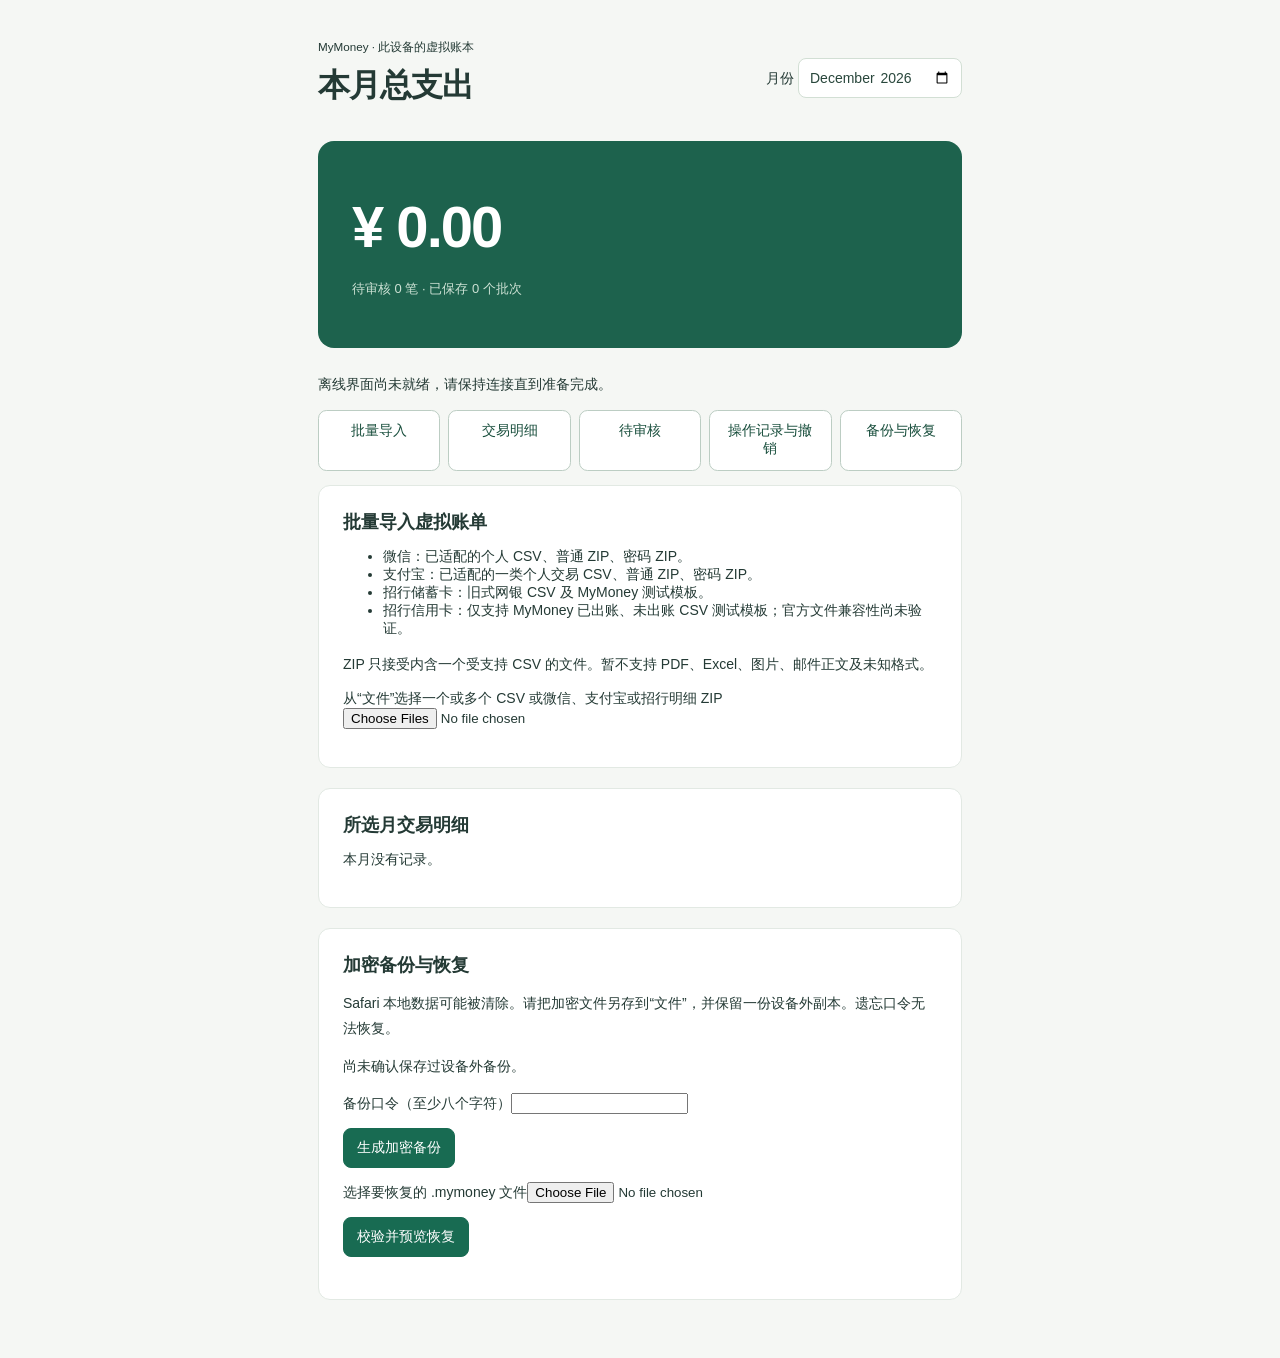
<file: index.html>
<!doctype html><html lang="zh-CN"><head><meta charset="utf-8"><meta name="viewport" content="width=device-width,initial-scale=1,viewport-fit=cover"><meta name="theme-color" content="#195d47"><title>MyMoney · 本机账本</title><link rel="manifest" href="app.webmanifest"><link rel="apple-touch-icon" href="icon-180.png"><link rel="stylesheet" href="style.css"><link rel="stylesheet" href="home.css"><link rel="stylesheet" href="mobile.css"><style>main{margin:auto;max-width:52rem}label{display:block;margin:.7rem 0}input{max-width:100%}pre{white-space:pre-wrap;overflow-wrap:anywhere}button{margin:.3rem 0} [hidden]{display:none!important}</style><script defer src="start.js"></script></head><body><main><header><div><small>MyMoney · 此设备的虚拟账本</small><h1>本月总支出</h1></div><label>月份 <input id="month" type="month"></label></header>
<section class="expense-hero"><div class="total" id="total">—</div><p id="counts"></p></section><p id="offline" role="status">正在检查离线资源…</p>
<nav class="mobile-nav"><a href="#import">批量导入</a><a href="#detail">交易明细</a><a href="review.html">待审核</a><a href="operations.html">操作记录与撤销</a><a href="#backup">备份与恢复</a></nav>
<section class="panel" id="import"><h2>批量导入虚拟账单</h2><ul><li>微信：已适配的个人 CSV、普通 ZIP、密码 ZIP。</li><li>支付宝：已适配的一类个人交易 CSV、普通 ZIP、密码 ZIP。</li><li>招行储蓄卡：旧式网银 CSV 及 MyMoney 测试模板。</li><li>招行信用卡：仅支持 MyMoney 已出账、未出账 CSV 测试模板；官方文件兼容性尚未验证。</li></ul><p>ZIP 只接受内含一个受支持 CSV 的文件。暂不支持 PDF、Excel、图片、邮件正文及未知格式。</p><label>从“文件”选择一个或多个 CSV 或微信、支付宝或招行明细 ZIP<input type="file" id="files" accept=".csv,.zip,text/csv,application/zip,application/x-zip-compressed" multiple></label><pre id="preview" aria-live="polite"></pre><button hidden id="save">确认导入预览中合格的文件</button></section>
<dialog id="zipDialog"><form method="dialog" autocomplete="off"><h2>解锁账单</h2><p id="zipName"></p><label>本次解压码<input type="password" id="zipCode" autocomplete="off" spellcheck="false"></label><button value="unlock">解锁并预览</button><button value="cancel">取消</button></form></dialog><section id="detail" class="panel"><h2>所选月交易明细</h2><pre id="rows"></pre></section>
<section id="backup" class="panel"><h2>加密备份与恢复</h2><p>Safari 本地数据可能被清除。请把加密文件另存到“文件”，并保留一份设备外副本。遗忘口令无法恢复。</p><p id="last"></p><label>备份口令（至少八个字符）<input id="password" type="password" autocomplete="off"></label><button id="export">生成加密备份</button> <a id="download" hidden>保存备份文件</a> <button id="saved" hidden>我已另存备份文件</button>
<label>选择要恢复的 .mymoney 文件<input type="file" id="restoreFile" accept=".mymoney"></label><button id="validate">校验并预览恢复</button><p id="restoreInfo"></p><button id="restore" hidden>确认替换本机账本</button> <button id="upgradeBackup" hidden>下载升级前的加密副本</button> <button id="safety" hidden>下载上次恢复前的安全备份</button></section><p id="msg" role="status" aria-live="polite"></p></main>
<script src="zip-native.js"></script><script src="rules.js"></script><script src="store.js"></script><script src="home.js"></script></body></html>
</file>
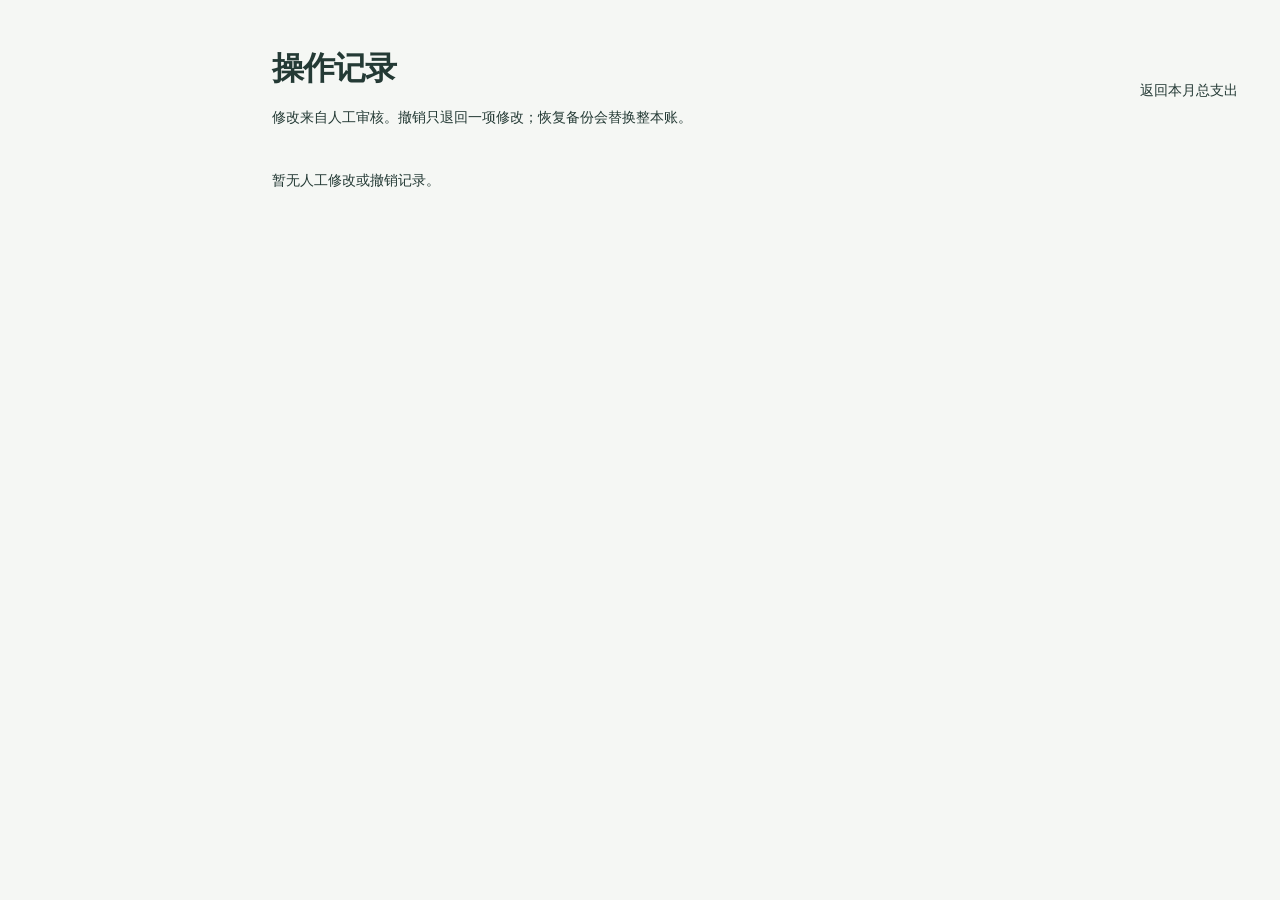
<file: operations.html>
<!doctype html><html lang="zh-CN"><meta charset="utf-8"><meta name="viewport" content="width=device-width,initial-scale=1,viewport-fit=cover"><title>操作记录 · MyMoney</title><link rel="stylesheet" href="style.css"><meta name="theme-color" content="#195d47"><link rel="manifest" href="app.webmanifest"><link rel="apple-touch-icon" href="icon-180.png"><link rel="stylesheet" href="mobile.css"><script src="start.js" defer></script><main><header><div><h1>操作记录</h1><p>修改来自人工审核。撤销只退回一项修改；恢复备份会替换整本账。</p></div><a href="index.html">返回本月总支出</a></header><p id="msg" role="status"></p><section id="list"></section><dialog id="dialog"><h2 id="title"></h2><label>操作原因 <input id="reason" maxlength="1000"></label><p><button id="preview">查看预览</button></p><pre style="white-space:pre-wrap" id="result"></pre><button id="confirm" hidden>确认保存</button> <button id="cancel">取消</button></dialog></main><script src="rules.js"></script><script src="store.js"></script><script src="operations.js"></script></html>
</file>
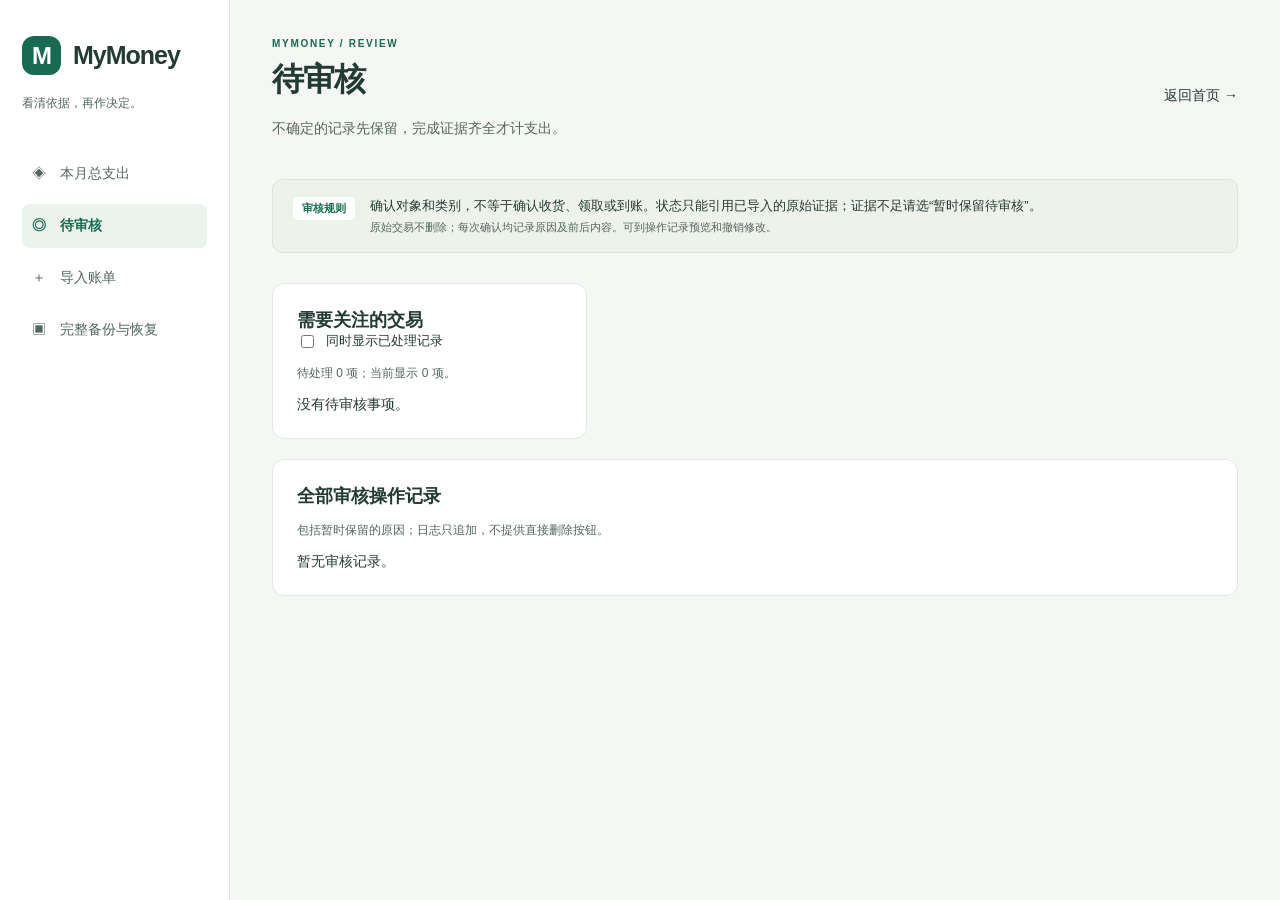
<file: review.html>
<!doctype html><html lang="zh-CN"><head><meta charset="UTF-8"><meta name="viewport" content="width=device-width,initial-scale=1,viewport-fit=cover"><title>待审核 · MyMoney</title><link rel="stylesheet" href="style.css"><link rel="stylesheet" href="import.css"><style>pre{white-space:pre-wrap;overflow-wrap:anywhere;font:12px/1.8 Consolas,"Microsoft YaHei",monospace;background:#f5f7f4;padding:14px;border-radius:8px}.review-layout{display:grid;grid-template-columns:minmax(220px,1fr) minmax(0,2fr);gap:20px}.review-item{display:block;width:100%;text-align:left;background:#f4f8f2;color:#29473c;border-color:#d7e2d5;margin:10px 0;padding:14px;white-space:normal}textarea{width:100%;padding:10px;min-height:90px;font:inherit;border:1px solid #ccd8cc;border-radius:8px}#review-detail label{display:grid;gap:7px}#review-detail select,#review-detail input{width:100%;padding:10px;min-width:0;font:inherit;border:1px solid #d0dcd2;border-radius:6px}details{margin:12px 0}@media(max-width:850px){.review-layout{grid-template-columns:1fr}}</style><meta name="theme-color" content="#195d47"><link rel="manifest" href="app.webmanifest"><link rel="apple-touch-icon" href="icon-180.png"><link rel="stylesheet" href="mobile.css"><script src="start.js" defer></script></head><body>
<aside class="sidebar"><a class="brand" href="index.html"><span class="logo">M</span> MyMoney</a><p class="tagline">看清依据，再作决定。</p><nav><a href="index.html">◈　本月总支出</a><a class="active" href="review.html">◎　待审核</a><a href="index.html#import">＋　导入账单</a><a href="index.html#backup">▣　完整备份与恢复</a></nav></aside>
<main><header><div><div class="eyebrow">MYMONEY / REVIEW</div><h1>待审核</h1><p class="muted">不确定的记录先保留，完成证据齐全才计支出。</p></div><a href="index.html">返回首页 →</a></header><p id="review-message" role="status" aria-live="polite"></p>
<div class="notice"><span>审核规则</span><div>确认对象和类别，不等于确认收货、领取或到账。状态只能引用已导入的原始证据；证据不足请选“暂时保留待审核”。<small>原始交易不删除；每次确认均记录原因及前后内容。可到<a href="operations.html">操作记录</a>预览和撤销修改。</small></div></div>
<div class="review-layout"><section class="panel"><h2>需要关注的交易</h2><label class="check"><input id="show-all" type="checkbox"> 同时显示已处理记录</label><p id="queue-count" class="muted small"></p><div id="review-list"></div></section>
<section class="panel" id="review-detail" hidden><h2 id="detail-title"></h2><p id="detail-summary"></p><div id="detail-reasons"></div><details><summary>查看关联订单及已有完成证据</summary><pre id="detail-order"></pre></details><details open><summary>查看原始来源、文件行和证据</summary><div id="detail-originals"></div></details>
<h3>处理这笔记录</h3><label>操作<select id="review-action"><option value="classify">确认对象和交易类别</option><option value="duplicate">凭明确证据关联重复来源</option><option value="dispute">暂停有疑问的自动关联</option><option value="evidence">引用已导入的成功状态证据</option><option value="defer">暂时保留待审核</option></select></label>
<div id="classify-fields" class="form-grid"><label>对象身份<select id="ownership"><option>未知</option><option>本人</option><option>他人</option></select></label><label>收款对象<input id="recipient" maxlength="150"></label><label>交易类别<select id="kind"><option value="即时消费">消费（即时消费）</option><option>缴费</option><option>购物</option><option>外卖</option><option>红包</option><option value="对外转账">普通对外转账</option><option value="账户转账">本人账户划转</option><option>信用卡还款</option></select></label><label>支出类别（可选）<input id="category" maxlength="80" placeholder="如餐饮、房租"></label></div>
<label id="peer-fields" hidden>另一笔原始来源<select id="peer"></select></label><label id="evidence-fields" hidden>已有证据（不能手工创建完成状态）<select id="evidence"></select></label>
<label>原因（必填）<textarea id="review-reason" maxlength="1000" placeholder="请写清楚为什么这样判断，以及核对了什么依据"></textarea></label><div class="confirm-row"><button id="review-preview">预览审核结果（不保存）</button></div>
<div id="decision-preview" hidden><h3>确认前再看一眼</h3><p id="decision-notice"></p><pre id="decision-changes"></pre><details><summary>查看修改前后内容</summary><pre id="decision-values"></pre></details><div class="confirm-row"><button id="review-save" disabled>确认保存审核决定</button><button id="review-cancel" class="secondary">取消预览</button></div></div>
<h3>这笔记录的审核历史</h3><div id="detail-history"></div></section></div><section class="panel"><h2>全部审核操作记录</h2><p class="muted small">包括暂时保留的原因；日志只追加，不提供直接删除按钮。</p><div id="review-history"></div></section></main><script src="rules.js"></script><script src="store.js"></script><script src="review.js"></script></body></html>
</file>
<file: style.css>
:root{font-family:"Segoe UI","Microsoft YaHei",sans-serif;color:#243a35;background:#f5f7f4;font-size:14px;--green:#186b52;--muted:#70817a;--line:#e2e9e3}*{box-sizing:border-box}html{scroll-behavior:smooth;scroll-padding-top:24px}body{margin:0}a{color:inherit;text-decoration:none}button,select{font:inherit}button:focus-visible,select:focus-visible,a:focus-visible,summary:focus-visible{outline:3px solid #d79b38;outline-offset:4px}.sidebar{position:fixed;inset:0 auto 0 0;width:230px;background:#fff;border-right:1px solid var(--line);padding:36px 22px;display:flex;flex-direction:column}.brand{display:flex;gap:12px;align-items:center;font-weight:750;font-size:25px;letter-spacing:-1px}.logo{display:grid;place-items:center;background:var(--green);color:#fff;border-radius:12px;width:39px;height:39px;font-size:24px}.tagline{font-size:12px;color:var(--muted);margin:18px 0 38px}nav{display:grid;gap:8px}nav a{padding:13px 10px;border-radius:8px;color:#52675f}nav a:hover,nav a.active{background:#eaf4ed;color:var(--green);font-weight:600}#review-count{background:#e8c47d;color:#644512;padding:1px 6px;border-radius:5px}.local-note{margin-top:auto;background:#f6f8f5;border:1px solid var(--line);border-radius:10px;padding:15px;font-size:12px}.local-note b{color:var(--green)}.local-note p{color:var(--muted);line-height:1.9;margin:7px 0 0}main{margin-left:230px;max-width:1530px;padding:38px 42px}header{display:flex;justify-content:space-between;gap:20px;align-items:center;margin-bottom:24px}.eyebrow{font-size:10px;font-weight:700;letter-spacing:1.7px;color:var(--green)}h1{font-size:32px;letter-spacing:-1px;margin:9px 0}h2{font-size:18px;margin:0}h3{font-size:16px;margin:0 0 12px}p{line-height:1.75}.muted{color:var(--muted)}.small{font-size:12px}.header-actions{display:flex;gap:10px;align-items:flex-end}.header-actions label{font-size:11px;color:var(--muted);display:grid;gap:7px}select,button{border:1px solid #d5dfd6;border-radius:8px;padding:10px 13px;background:white;color:#29473c}button{background:var(--green);border-color:var(--green);color:white;cursor:pointer}button:hover{background:#12583f}.notice{display:flex;gap:15px;align-items:flex-start;padding:17px 20px;background:#edf3eb;border:1px solid #dbe7d6;border-radius:10px;font-size:13px;margin-bottom:30px}.notice>span{font-size:11px;background:white;padding:4px 9px;border-radius:5px;white-space:nowrap;color:var(--green);font-weight:600}.notice small{display:block;margin-top:6px;color:var(--muted)}.section-heading{display:flex;justify-content:space-between;align-items:center;gap:12px;margin-bottom:20px}.section-heading>.muted{font-size:11px}.cards{display:grid;grid-template-columns:repeat(3,minmax(0,1fr));gap:14px}.card{border:1px solid var(--line);background:#fff;border-radius:12px;padding:20px}.card.primary{background:#1d624d;color:#fff;border-color:#1d624d}.card .label{font-size:12px;color:var(--muted)}.card.primary .label,.card.primary small{color:#c5e1cf}.card .amount{font-size:29px;font-weight:650;margin:12px 0 6px;font-variant-numeric:tabular-nums;letter-spacing:-.7px}.card small{font-size:11px;color:var(--muted);line-height:1.6}.footnote{font-size:11px;color:var(--muted);margin:13px 0 22px}.overview-grid{display:grid;grid-template-columns:1.2fr 1fr;gap:18px;margin-bottom:22px}.panel{background:#fff;border:1px solid var(--line);padding:24px;border-radius:12px;margin-bottom:20px;min-width:0}.overview-grid .panel{margin-bottom:0}.rule-panel{background:#f0f4ed}.rule-panel h3{font-size:21px;margin-top:18px}.rule-panel p{font-size:13px;color:#5a6f63}.flow{display:flex;gap:10px;align-items:center;margin:22px 0}.flow span{background:white;border:1px solid #d8e4d4;border-radius:6px;padding:8px 10px;font-size:12px}.flow i{font-style:normal;color:#8da18e}.category{margin-top:17px}.category-title{display:flex;justify-content:space-between;font-size:12px;margin-bottom:7px}.bar{height:7px;background:#eff3ee;border-radius:6px;overflow:hidden}.bar>div{height:100%;background:#53967d;border-radius:6px}.bar.negative>div{background:#ce9a54}.table-scroll{overflow-x:auto}table{border-collapse:collapse;width:100%;font-size:12px;white-space:nowrap}th{text-align:left;color:var(--muted);font-weight:500;background:#f8faf7}td,th{padding:13px 11px;border-bottom:1px solid #edf0eb}td:last-child,th:last-child{text-align:right}.badge{display:inline-block;border-radius:5px;padding:4px 7px;font-size:11px;background:#eaf4ed;color:#226b50}.badge.amber{background:#fff3dd;color:#8b631f}.badge.neutral{background:#edf0f3;color:#64727b}.negative-text{color:#a37433}.empty{color:var(--muted);font-size:13px;padding:15px 0}.order{border-top:1px solid var(--line);padding:16px 0}.order:first-child{border-top:0}.order summary{cursor:pointer;display:flex;align-items:center;justify-content:space-between;gap:12px;flex-wrap:wrap}.order summary strong{font-size:13px}.order .numbers{display:flex;gap:18px;flex-wrap:wrap;font-size:12px;color:#63756b}.order-detail{background:#f7f9f5;margin-top:13px;padding:16px;border-radius:8px;font-size:12px;line-height:1.9;overflow-wrap:anywhere}.review-row{border-top:1px solid var(--line);padding:16px 0;display:flex;gap:16px;align-items:flex-start}.review-row strong{font-size:13px;min-width:100px}.review-row p{margin:0;font-size:12px;color:#7a6845}footer{font-size:11px;color:var(--muted);line-height:1.8;margin:24px 0}#feedback{color:var(--green)}@media(min-width:1600px){main{margin-right:auto}}@media(max-width:1150px){main{padding:30px 24px}.sidebar{width:195px;padding:28px 16px}main{margin-left:195px}header{align-items:flex-start;flex-direction:column}.overview-grid{grid-template-columns:1fr 1fr}}@media(max-width:760px){.sidebar{position:static;width:auto;padding:20px;border-right:0;border-bottom:1px solid var(--line)}.brand{font-size:23px}.tagline,.local-note{display:none}nav{display:flex;overflow:auto;gap:5px;margin-top:18px}nav a{white-space:nowrap;font-size:12px;padding:9px}main{margin:0;padding:24px 16px}h1{font-size:28px}.header-actions{width:100%;flex-wrap:wrap}.notice{padding:14px;font-size:12px;gap:10px}.cards{grid-template-columns:repeat(2,minmax(0,1fr));gap:10px}.card{padding:16px 12px}.card .amount{font-size:23px}.overview-grid{grid-template-columns:1fr}.panel{padding:18px 14px}.section-heading{align-items:flex-start;flex-direction:column}.review-row{flex-direction:column;gap:7px}.order .numbers{gap:9px}.flow{gap:7px}}@media(prefers-reduced-motion:reduce){html{scroll-behavior:auto}}
</file>
<file: home.css>
.expense-hero{background:#1d624d;color:white;border-radius:16px;padding:34px;margin:24px 0}.expense-hero .total{font-size:58px;font-weight:700;letter-spacing:-2px;margin:18px 0;font-variant-numeric:tabular-nums}.expense-hero p{color:#cee2d5;font-size:13px}.expense-hero a{display:inline-block;background:white;color:#195d47;border-radius:7px;padding:10px 16px;margin-top:12px}input[type=month]{font:inherit;padding:10px;border:1px solid #d2dfd4;border-radius:8px;color:#29473c}#home-status{font-size:12px;color:#657d6f}#home-categories .category-title{padding:13px 0;border-bottom:1px solid #e6ece6;font-size:14px}main{max-width:1250px}@media(max-width:760px){.expense-hero{padding:24px 20px}.expense-hero .total{font-size:43px}header label{font-size:12px}}
</file>
<file: mobile.css>
:root{color-scheme:light;--muted:#53675d}
#offline-pane,body[data-offline] main{max-width:40rem;margin:8vh auto;padding:2rem;font:1rem/1.65 system-ui,sans-serif;color:#203f31}
.mobile-nav{display:grid;grid-template-columns:repeat(auto-fit,minmax(8rem,1fr));gap:.6rem;margin:1rem 0}.mobile-nav a{background:white;border:1px solid #bccdc3;border-radius:.6rem;padding:.8rem;color:#184e3c;text-align:center}
@media(max-width:760px){
 html{font-size:100%;-webkit-text-size-adjust:100%}body{overflow-wrap:anywhere;padding:env(safe-area-inset-top) env(safe-area-inset-right) env(safe-area-inset-bottom) env(safe-area-inset-left)}
 main{max-width:100%;margin:0;padding:1rem}.sidebar{padding:.75rem 1rem}.sidebar nav{margin-top:.5rem}body:has(.expense-hero) .sidebar nav{display:none}
 header{gap:.5rem;margin-bottom:.5rem}.expense-hero{margin:.75rem 0;padding:1.25rem}.expense-hero .total{font-size:clamp(2rem,10vw,3.5rem);letter-spacing:normal}.panel{padding:1rem}
 button,a,input:not([type=checkbox]),select,summary{min-height:44px;max-width:100%}a{display:inline-flex;align-items:center}button,input,select,textarea{font-size:1rem!important}dialog{max-width:calc(100% - 2rem);max-height:85vh;overflow:auto}pre{white-space:pre-wrap;overflow-wrap:anywhere}nav{scrollbar-width:thin}nav a{flex-shrink:0}
 .muted,.small,#home-status{color:#495f53}.mobile-nav{grid-template-columns:repeat(2,minmax(0,1fr))}.mobile-nav a{justify-content:center}.expense-hero p{font-size:1rem}a:focus-visible,input:focus-visible,button:focus-visible{outline:3px solid #996000;outline-offset:2px}
}
</file>
<file: import.css>
[hidden]{display:none!important}.back-link{color:var(--green);font-size:13px}.form-grid,.mapping-grid{display:grid;grid-template-columns:repeat(2,minmax(0,1fr));gap:16px;margin:20px 0}.form-grid label,.mapping-grid label{display:grid;gap:8px;font-size:12px}.mapping-grid{grid-template-columns:repeat(3,minmax(0,1fr))}.mapping-grid select{width:100%;min-width:0}input[type=file]{width:100%;padding:10px;border:1px solid var(--line);border-radius:8px}input[type=month]{border:1px solid var(--line);padding:8px;border-radius:7px;font:inherit}.check{display:flex;align-items:center;gap:9px;font-size:13px}.sample-box{background:#f3f6ef;padding:18px;border-radius:8px;font-size:13px}#samples{display:flex;gap:10px;flex-wrap:wrap;margin-top:12px}#samples a{padding:7px 10px;border:1px solid #cbdccd;border-radius:6px;background:white;color:var(--green)}#message:not(:empty){padding:14px 18px;background:#edf5eb;border-radius:8px;overflow-wrap:anywhere}#message.error{background:#fff0e9;color:#983a20}#errors{color:#9c3e21;font-size:13px}#errors p{padding:9px;background:#fff3e9;border-radius:5px}.confirm-row{display:flex;align-items:center;gap:12px;flex-wrap:wrap;margin-top:20px}button:disabled{opacity:.45;cursor:not-allowed}.secondary{background:white;color:var(--green)}#preview-table{margin:16px 0;max-height:420px;overflow:auto}#book h3{margin-top:27px}#import-cards{margin:18px 0}details{margin-top:18px}summary{cursor:pointer}#preview-impact{font-size:12px;line-height:1.8;margin:14px 0}#import-review p{font-size:13px;line-height:1.8;border-bottom:1px solid var(--line);padding:10px 0;overflow-wrap:anywhere}@media(max-width:760px){.form-grid,.mapping-grid{grid-template-columns:1fr}#book .section-heading label{font-size:12px}}
</file>
